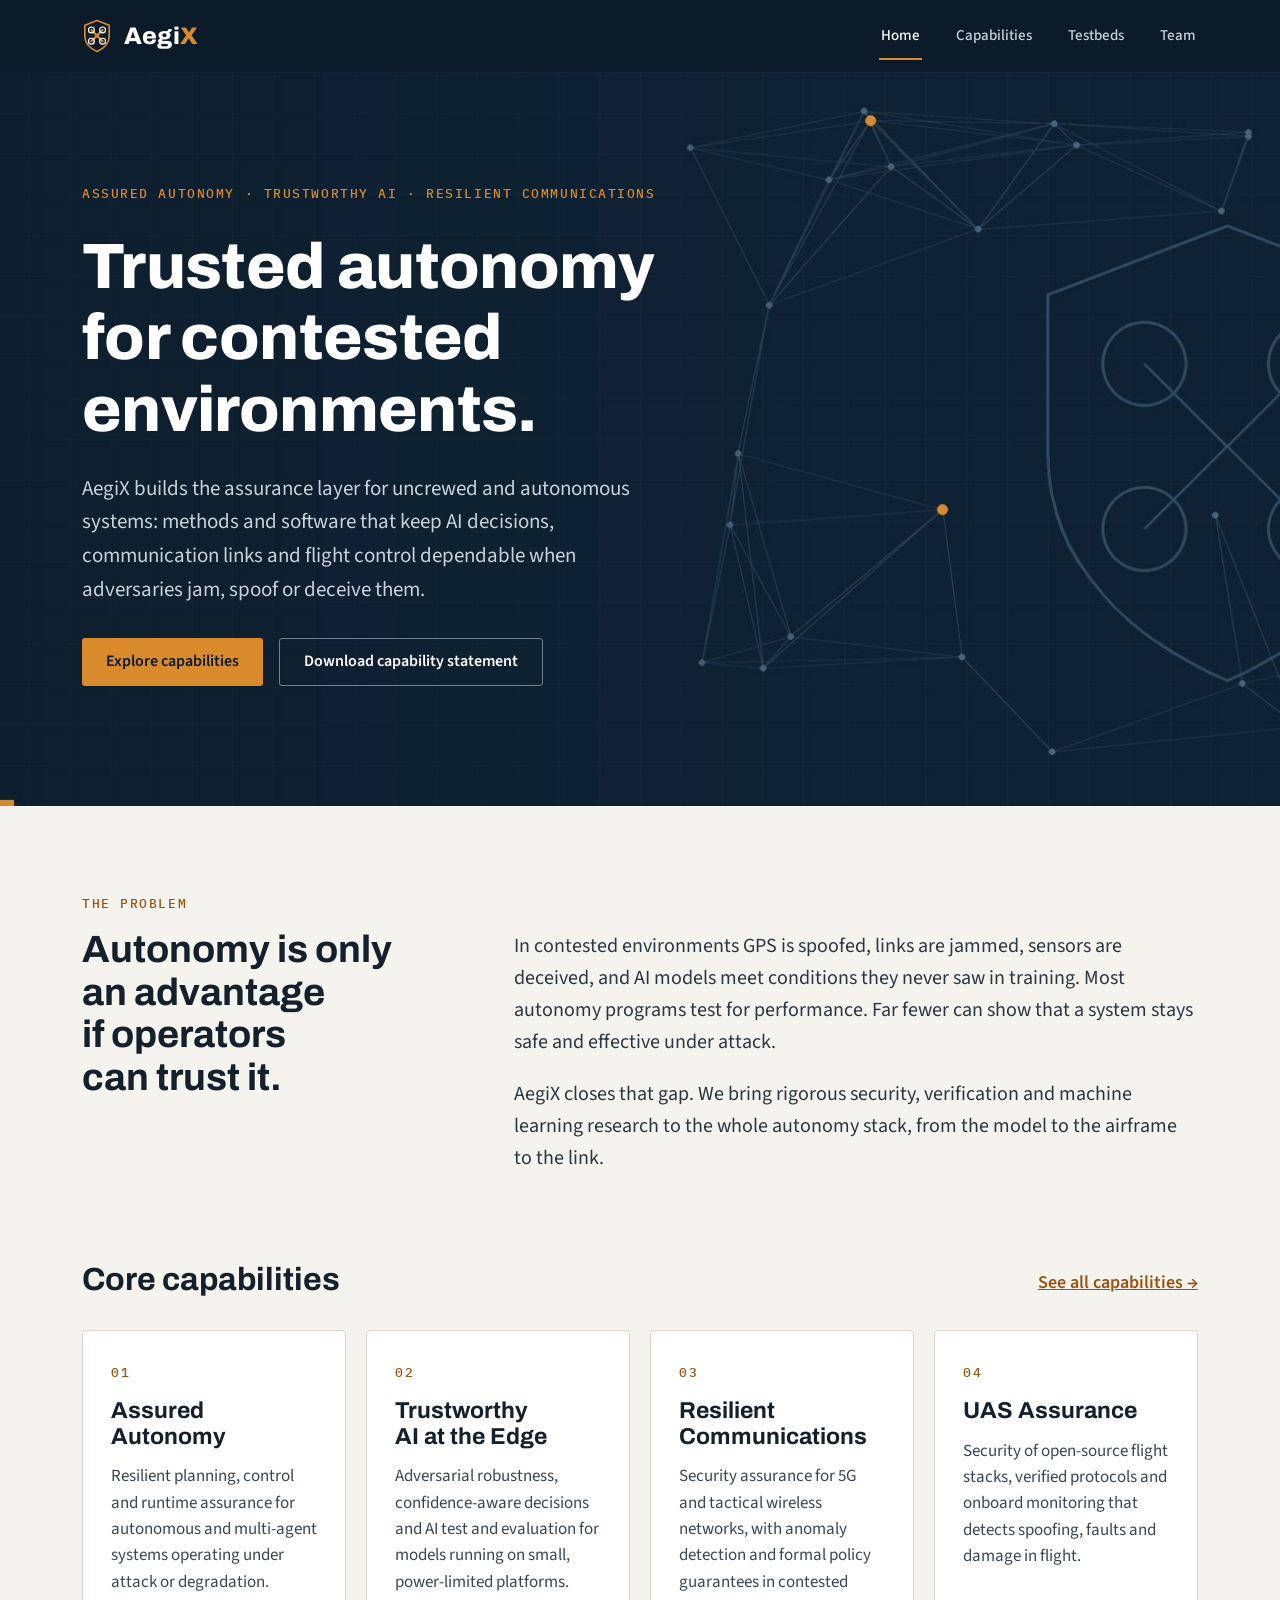
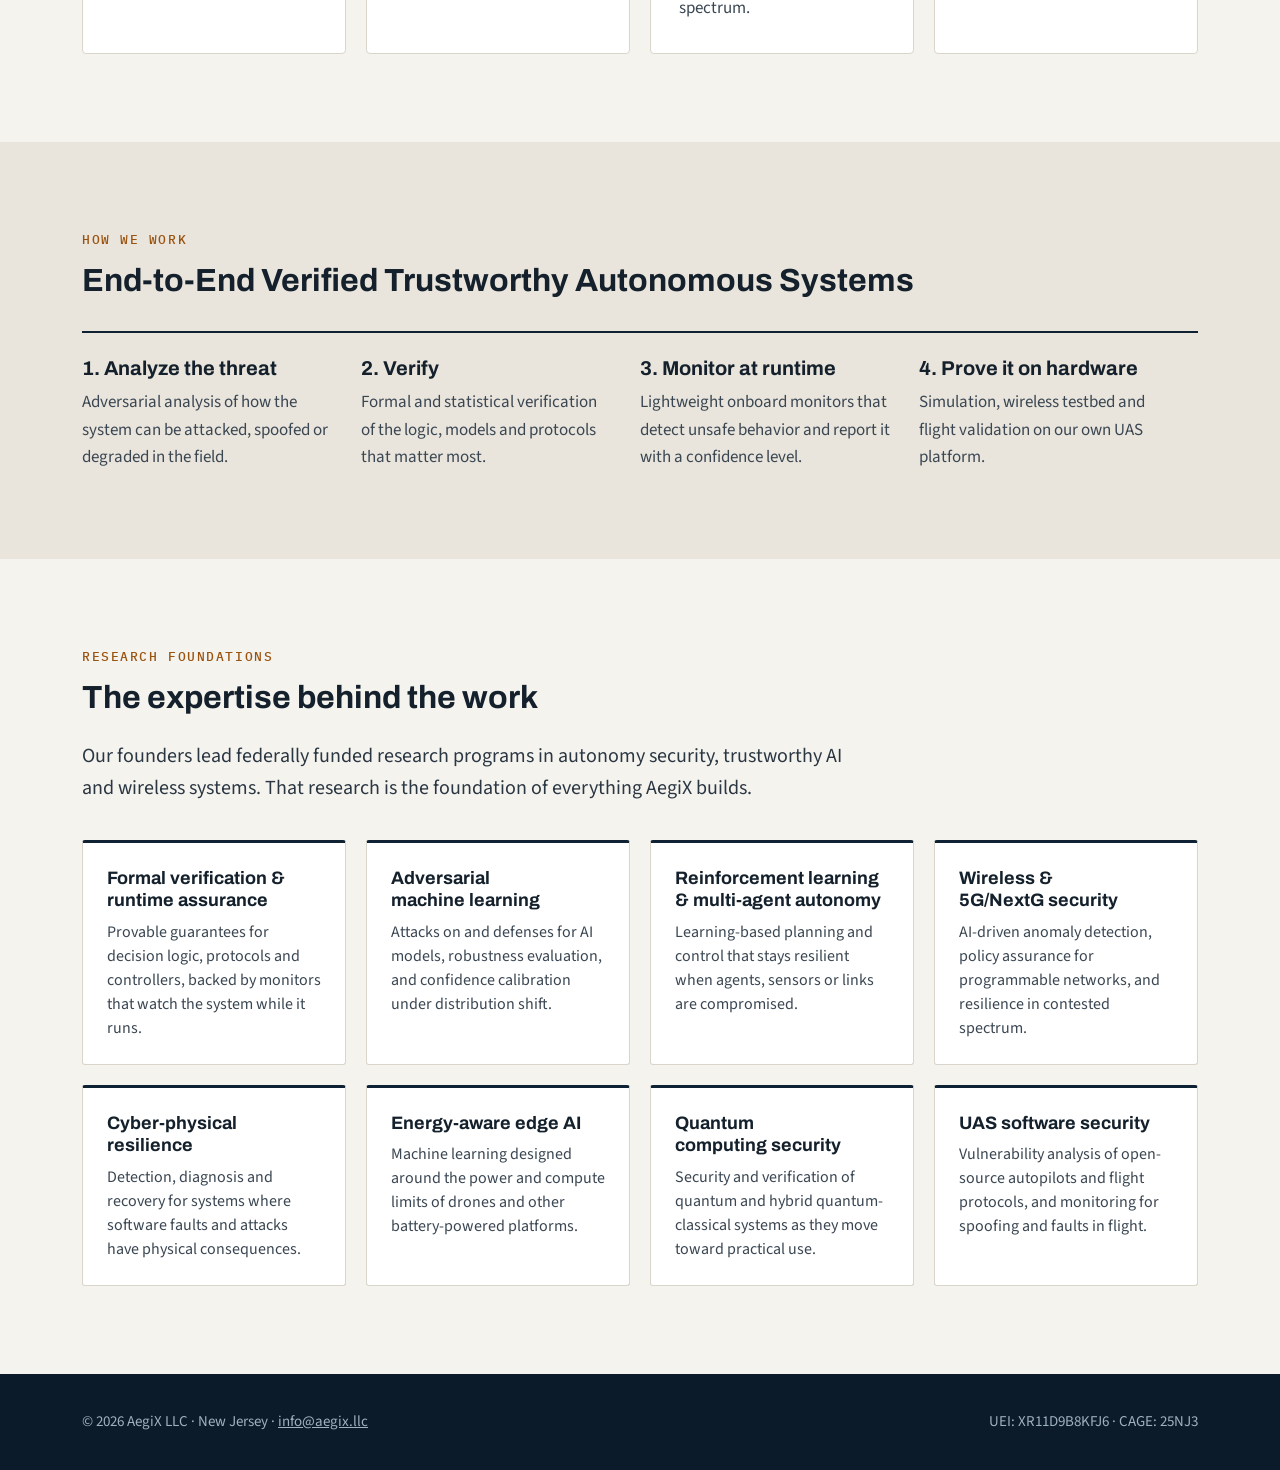
<file: index.html>
<!doctype html>
<html lang="en">
<head>
<meta charset="utf-8">
<meta name="viewport" content="width=device-width, initial-scale=1">
<title>AegiX LLC | Trusted autonomy for contested environments</title>
<meta name="description" content="AegiX builds the assurance layer for uncrewed and autonomous systems: assured autonomy, trustworthy AI at the edge, resilient communications and UAS assurance.">
<meta property="og:title" content="AegiX LLC | Trusted autonomy for contested environments">
<meta property="og:description" content="AegiX builds the assurance layer for uncrewed and autonomous systems: assured autonomy, trustworthy AI at the edge, resilient communications and UAS assurance.">
<link rel="icon" type="image/svg+xml" href="assets/favicon.svg"><link rel="icon" type="image/png" href="assets/favicon.png">
<link rel="preconnect" href="https://fonts.googleapis.com">
<link rel="preconnect" href="https://fonts.gstatic.com" crossorigin>
<link href="https://fonts.googleapis.com/css2?family=Archivo:wght@600;700;800&family=Source+Sans+3:wght@400;500;600&family=IBM+Plex+Mono:wght@500&display=swap" rel="stylesheet">
<link rel="stylesheet" href="assets/style.css">
</head>
<body>
<header class="site-header">
  <div class="wrap">
    <a class="brand" href="index.html"><svg width="30" height="34" viewBox="0 0 64 72" aria-hidden="true"><path d="M32 3 L58 13 V36 C58 52 46 63 32 69 C18 63 6 52 6 36 V13 Z" fill="none" stroke="#D98A2B" stroke-width="3.5" stroke-linejoin="round"/><path d="M20 23 L44 47 M44 23 L20 47" stroke="#D98A2B" stroke-width="4.5" stroke-linecap="round"/><g fill="none" stroke="#fff" stroke-width="2.6"><circle cx="20" cy="23" r="6.2"/><circle cx="44" cy="23" r="6.2"/><circle cx="20" cy="47" r="6.2"/><circle cx="44" cy="47" r="6.2"/></g><rect x="28" y="31" width="8" height="8" rx="1.5" fill="#D98A2B"/></svg><span>Aegi<b class="x">X</b></span></a>
    <input type="checkbox" id="nav-toggle" class="nav-toggle">
    <label for="nav-toggle" class="nav-btn" aria-label="Open menu"><span></span><span></span><span></span></label>
    <nav class="nav"><a href="index.html" class="on">Home</a><a href="capabilities.html">Capabilities</a><a href="testbeds.html">Testbeds</a><a href="team.html">Team</a></nav>
  </div>
</header>
<main>
<section class="hero" style="padding:0">
  <div class="wrap"><div class="hero-inner">
    <div class="eyebrow" style="color:#D98A2B">Assured autonomy &middot; Trustworthy AI &middot; Resilient communications</div>
    <h1>Trusted autonomy for contested environments.</h1>
    <p>AegiX builds the assurance layer for uncrewed and autonomous systems: methods and software that keep AI decisions, communication links and flight control dependable when adversaries jam, spoof or deceive them.</p>
    <div class="actions">
      <a class="btn btn-amber" href="capabilities.html">Explore capabilities</a>
      <a class="btn btn-ghost" href="assets/AegiX-Capability-Statement.pdf">Download capability statement</a>
    </div>
  </div></div>
</section>

<section style="padding-bottom:40px">
  <div class="wrap split">
    <div><div class="eyebrow">The problem</div><h2>Autonomy is only an advantage if operators can trust it.</h2></div>
    <div class="lead">
      <p>In contested environments GPS is spoofed, links are jammed, sensors are deceived, and AI models meet conditions they never saw in training. Most autonomy programs test for performance. Far fewer can show that a system stays safe and effective under attack.</p>
      <p>AegiX closes that gap. We bring rigorous security, verification and machine learning research to the whole autonomy stack, from the model to the airframe to the link.</p>
    </div>
  </div>
</section>

<section style="padding-top:48px">
  <div class="wrap">
    <div class="section-head"><h2>Core capabilities</h2><a href="capabilities.html" style="font-weight:600">See all capabilities &rarr;</a></div>
    <div class="grid4">
      <a class="tile" href="capabilities.html#autonomy"><span class="eyebrow">01</span><h3>Assured Autonomy</h3><p>Resilient planning, control and runtime assurance for autonomous and multi-agent systems operating under attack or degradation.</p></a>
      <a class="tile" href="capabilities.html#ai"><span class="eyebrow">02</span><h3>Trustworthy AI at the Edge</h3><p>Adversarial robustness, confidence-aware decisions and AI test and evaluation for models running on small, power-limited platforms.</p></a>
      <a class="tile" href="capabilities.html#comms"><span class="eyebrow">03</span><h3>Resilient Communications</h3><p>Security assurance for 5G and tactical wireless networks, with anomaly detection and formal policy guarantees in contested spectrum.</p></a>
      <a class="tile" href="capabilities.html#uas"><span class="eyebrow">04</span><h3>UAS Assurance</h3><p>Security of open-source flight stacks, verified protocols and onboard monitoring that detects spoofing, faults and damage in flight.</p></a>
    </div>
  </div>
</section>

<section class="sand">
  <div class="wrap">
    <div class="section-head"><div class="stack"><div class="eyebrow">How we work</div><h2>End-to-End Verified Trustworthy Autonomous Systems</h2></div></div>
    <div class="steps">
      <div><h3>1. Analyze the threat</h3><p>Adversarial analysis of how the system can be attacked, spoofed or degraded in the field.</p></div>
      <div><h3>2. Verify</h3><p>Formal and statistical verification of the logic, models and protocols that matter most.</p></div>
      <div><h3>3. Monitor at runtime</h3><p>Lightweight onboard monitors that detect unsafe behavior and report it with a confidence level.</p></div>
      <div><h3>4. Prove it on hardware</h3><p>Simulation, wireless testbed and flight validation on our own UAS platform.</p></div>
    </div>
  </div>
</section>

<section>
  <div class="wrap">
    <div class="section-head"><div class="stack"><div class="eyebrow">Research foundations</div><h2>The expertise behind the work</h2></div></div>
    <p class="field-lead" style="color:#2A3642">Our founders lead federally funded research programs in autonomy security, trustworthy AI and wireless systems. That research is the foundation of everything AegiX builds.</p>
    <div class="areas">
      <div><h3>Formal verification &amp; runtime assurance</h3><p>Provable guarantees for decision logic, protocols and controllers, backed by monitors that watch the system while it runs.</p></div>
      <div><h3>Adversarial machine learning</h3><p>Attacks on and defenses for AI models, robustness evaluation, and confidence calibration under distribution shift.</p></div>
      <div><h3>Reinforcement learning &amp; multi-agent autonomy</h3><p>Learning-based planning and control that stays resilient when agents, sensors or links are compromised.</p></div>
      <div><h3>Wireless &amp; 5G/NextG security</h3><p>AI-driven anomaly detection, policy assurance for programmable networks, and resilience in contested spectrum.</p></div>
      <div><h3>Cyber-physical resilience</h3><p>Detection, diagnosis and recovery for systems where software faults and attacks have physical consequences.</p></div>
      <div><h3>Energy-aware edge AI</h3><p>Machine learning designed around the power and compute limits of drones and other battery-powered platforms.</p></div>
      <div><h3>Quantum computing security</h3><p>Security and verification of quantum and hybrid quantum-classical systems as they move toward practical use.</p></div>
      <div><h3>UAS software security</h3><p>Vulnerability analysis of open-source autopilots and flight protocols, and monitoring for spoofing and faults in flight.</p></div>
    </div>
  </div>
</section>

</main>
<footer class="site-footer">
  <div class="wrap">
    <span>&copy; 2026 AegiX LLC &middot; New Jersey &middot; <a href="mailto:info@aegix.llc">info@aegix.llc</a></span>
    <span>UEI: XR11D9B8KFJ6 · CAGE: 25NJ3</span>
  </div>
</footer>
</body>
</html>
</file>
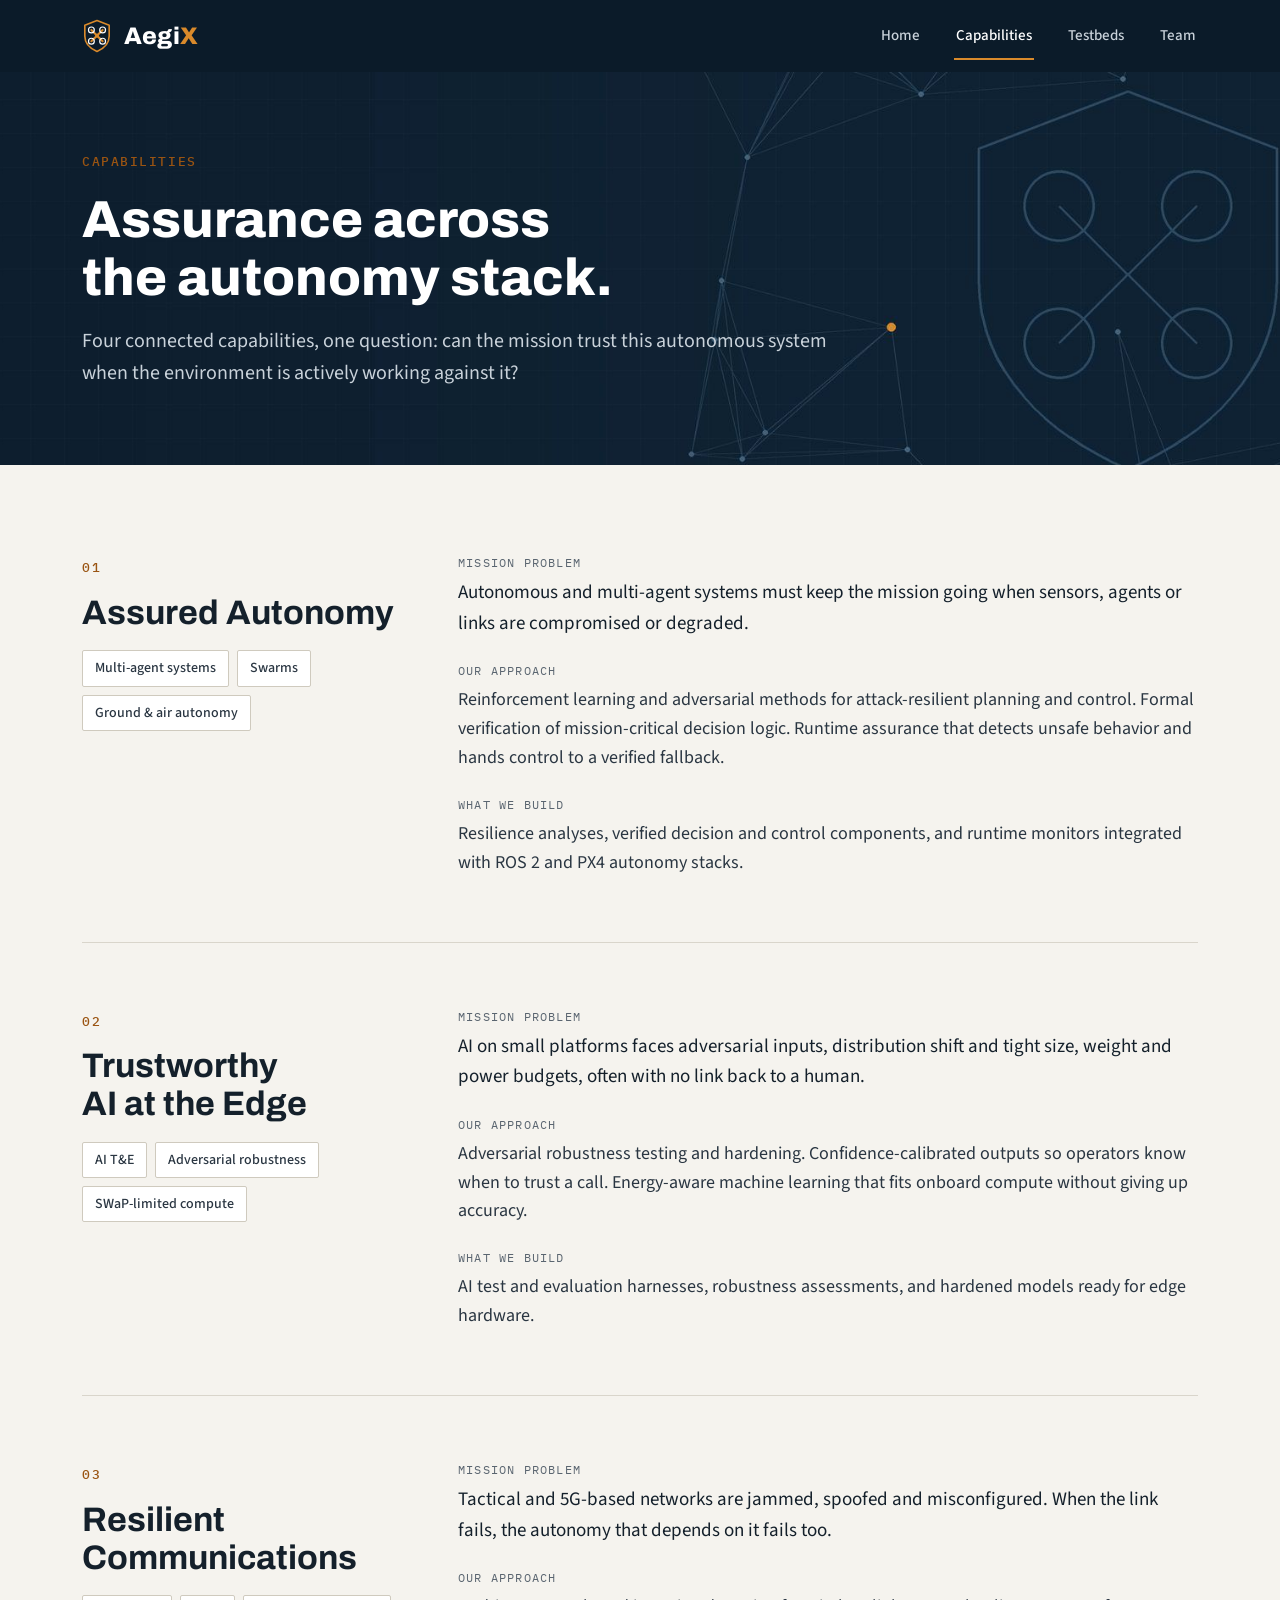
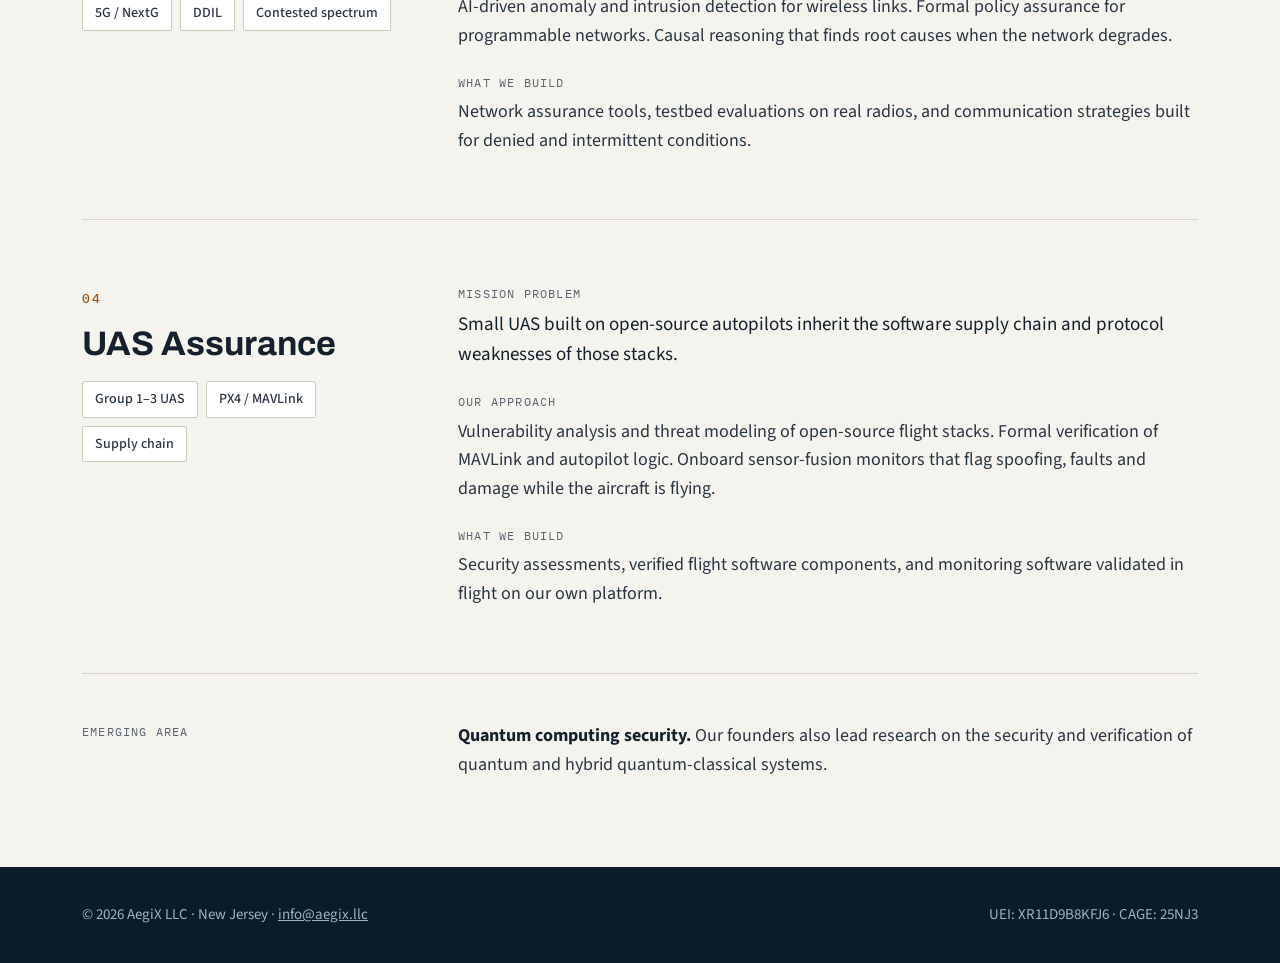
<file: capabilities.html>
<!doctype html>
<html lang="en">
<head>
<meta charset="utf-8">
<meta name="viewport" content="width=device-width, initial-scale=1">
<title>Capabilities | AegiX LLC</title>
<meta name="description" content="Assured autonomy, trustworthy AI at the edge, resilient communications and UAS assurance for contested environments.">
<meta property="og:title" content="Capabilities | AegiX LLC">
<meta property="og:description" content="Assured autonomy, trustworthy AI at the edge, resilient communications and UAS assurance for contested environments.">
<link rel="icon" type="image/svg+xml" href="assets/favicon.svg"><link rel="icon" type="image/png" href="assets/favicon.png">
<link rel="preconnect" href="https://fonts.googleapis.com">
<link rel="preconnect" href="https://fonts.gstatic.com" crossorigin>
<link href="https://fonts.googleapis.com/css2?family=Archivo:wght@600;700;800&family=Source+Sans+3:wght@400;500;600&family=IBM+Plex+Mono:wght@500&display=swap" rel="stylesheet">
<link rel="stylesheet" href="assets/style.css">
</head>
<body>
<header class="site-header">
  <div class="wrap">
    <a class="brand" href="index.html"><svg width="30" height="34" viewBox="0 0 64 72" aria-hidden="true"><path d="M32 3 L58 13 V36 C58 52 46 63 32 69 C18 63 6 52 6 36 V13 Z" fill="none" stroke="#D98A2B" stroke-width="3.5" stroke-linejoin="round"/><path d="M20 23 L44 47 M44 23 L20 47" stroke="#D98A2B" stroke-width="4.5" stroke-linecap="round"/><g fill="none" stroke="#fff" stroke-width="2.6"><circle cx="20" cy="23" r="6.2"/><circle cx="44" cy="23" r="6.2"/><circle cx="20" cy="47" r="6.2"/><circle cx="44" cy="47" r="6.2"/></g><rect x="28" y="31" width="8" height="8" rx="1.5" fill="#D98A2B"/></svg><span>Aegi<b class="x">X</b></span></a>
    <input type="checkbox" id="nav-toggle" class="nav-toggle">
    <label for="nav-toggle" class="nav-btn" aria-label="Open menu"><span></span><span></span><span></span></label>
    <nav class="nav"><a href="index.html">Home</a><a href="capabilities.html" class="on">Capabilities</a><a href="testbeds.html">Testbeds</a><a href="team.html">Team</a></nav>
  </div>
</header>
<main>
<section class="page-hero" style="padding:0"><div class="wrap">
  <div class="eyebrow">Capabilities</div>
  <h1>Assurance across the autonomy stack.</h1>
  <p>Four connected capabilities, one question: can the mission trust this autonomous system when the environment is actively working against it?</p>
</div></section>
<section><div class="wrap"><article class="cap" id="autonomy">
  <div><span class="eyebrow">01</span><h2>Assured Autonomy</h2><div class="tags"><span>Multi-agent systems</span><span>Swarms</span><span>Ground &amp; air autonomy</span></div></div>
  <dl>
    <div><dt>Mission problem</dt><dd class="first">Autonomous and multi-agent systems must keep the mission going when sensors, agents or links are compromised or degraded.</dd></div>
    <div><dt>Our approach</dt><dd>Reinforcement learning and adversarial methods for attack-resilient planning and control. Formal verification of mission-critical decision logic. Runtime assurance that detects unsafe behavior and hands control to a verified fallback.</dd></div>
    <div><dt>What we build</dt><dd>Resilience analyses, verified decision and control components, and runtime monitors integrated with ROS 2 and PX4 autonomy stacks.</dd></div>
  </dl>
</article><article class="cap" id="ai">
  <div><span class="eyebrow">02</span><h2>Trustworthy AI at the Edge</h2><div class="tags"><span>AI T&amp;E</span><span>Adversarial robustness</span><span>SWaP-limited compute</span></div></div>
  <dl>
    <div><dt>Mission problem</dt><dd class="first">AI on small platforms faces adversarial inputs, distribution shift and tight size, weight and power budgets, often with no link back to a human.</dd></div>
    <div><dt>Our approach</dt><dd>Adversarial robustness testing and hardening. Confidence-calibrated outputs so operators know when to trust a call. Energy-aware machine learning that fits onboard compute without giving up accuracy.</dd></div>
    <div><dt>What we build</dt><dd>AI test and evaluation harnesses, robustness assessments, and hardened models ready for edge hardware.</dd></div>
  </dl>
</article><article class="cap" id="comms">
  <div><span class="eyebrow">03</span><h2>Resilient Communications</h2><div class="tags"><span>5G / NextG</span><span>DDIL</span><span>Contested spectrum</span></div></div>
  <dl>
    <div><dt>Mission problem</dt><dd class="first">Tactical and 5G-based networks are jammed, spoofed and misconfigured. When the link fails, the autonomy that depends on it fails too.</dd></div>
    <div><dt>Our approach</dt><dd>AI-driven anomaly and intrusion detection for wireless links. Formal policy assurance for programmable networks. Causal reasoning that finds root causes when the network degrades.</dd></div>
    <div><dt>What we build</dt><dd>Network assurance tools, testbed evaluations on real radios, and communication strategies built for denied and intermittent conditions.</dd></div>
  </dl>
</article><article class="cap" id="uas">
  <div><span class="eyebrow">04</span><h2>UAS Assurance</h2><div class="tags"><span>Group 1&ndash;3 UAS</span><span>PX4 / MAVLink</span><span>Supply chain</span></div></div>
  <dl>
    <div><dt>Mission problem</dt><dd class="first">Small UAS built on open-source autopilots inherit the software supply chain and protocol weaknesses of those stacks.</dd></div>
    <div><dt>Our approach</dt><dd>Vulnerability analysis and threat modeling of open-source flight stacks. Formal verification of MAVLink and autopilot logic. Onboard sensor-fusion monitors that flag spoofing, faults and damage while the aircraft is flying.</dd></div>
    <div><dt>What we build</dt><dd>Security assessments, verified flight software components, and monitoring software validated in flight on our own platform.</dd></div>
  </dl>
</article><div class="emerging"><span class="label">Emerging area</span>
  <p style="font-size:18px;color:#2A3642"><strong style="color:#14202B">Quantum computing security.</strong> Our founders also lead research on the security and verification of quantum and hybrid quantum-classical systems.</p></div>
</div></section>

</main>
<footer class="site-footer">
  <div class="wrap">
    <span>&copy; 2026 AegiX LLC &middot; New Jersey &middot; <a href="mailto:info@aegix.llc">info@aegix.llc</a></span>
    <span>UEI: XR11D9B8KFJ6 · CAGE: 25NJ3</span>
  </div>
</footer>
</body>
</html>
</file>
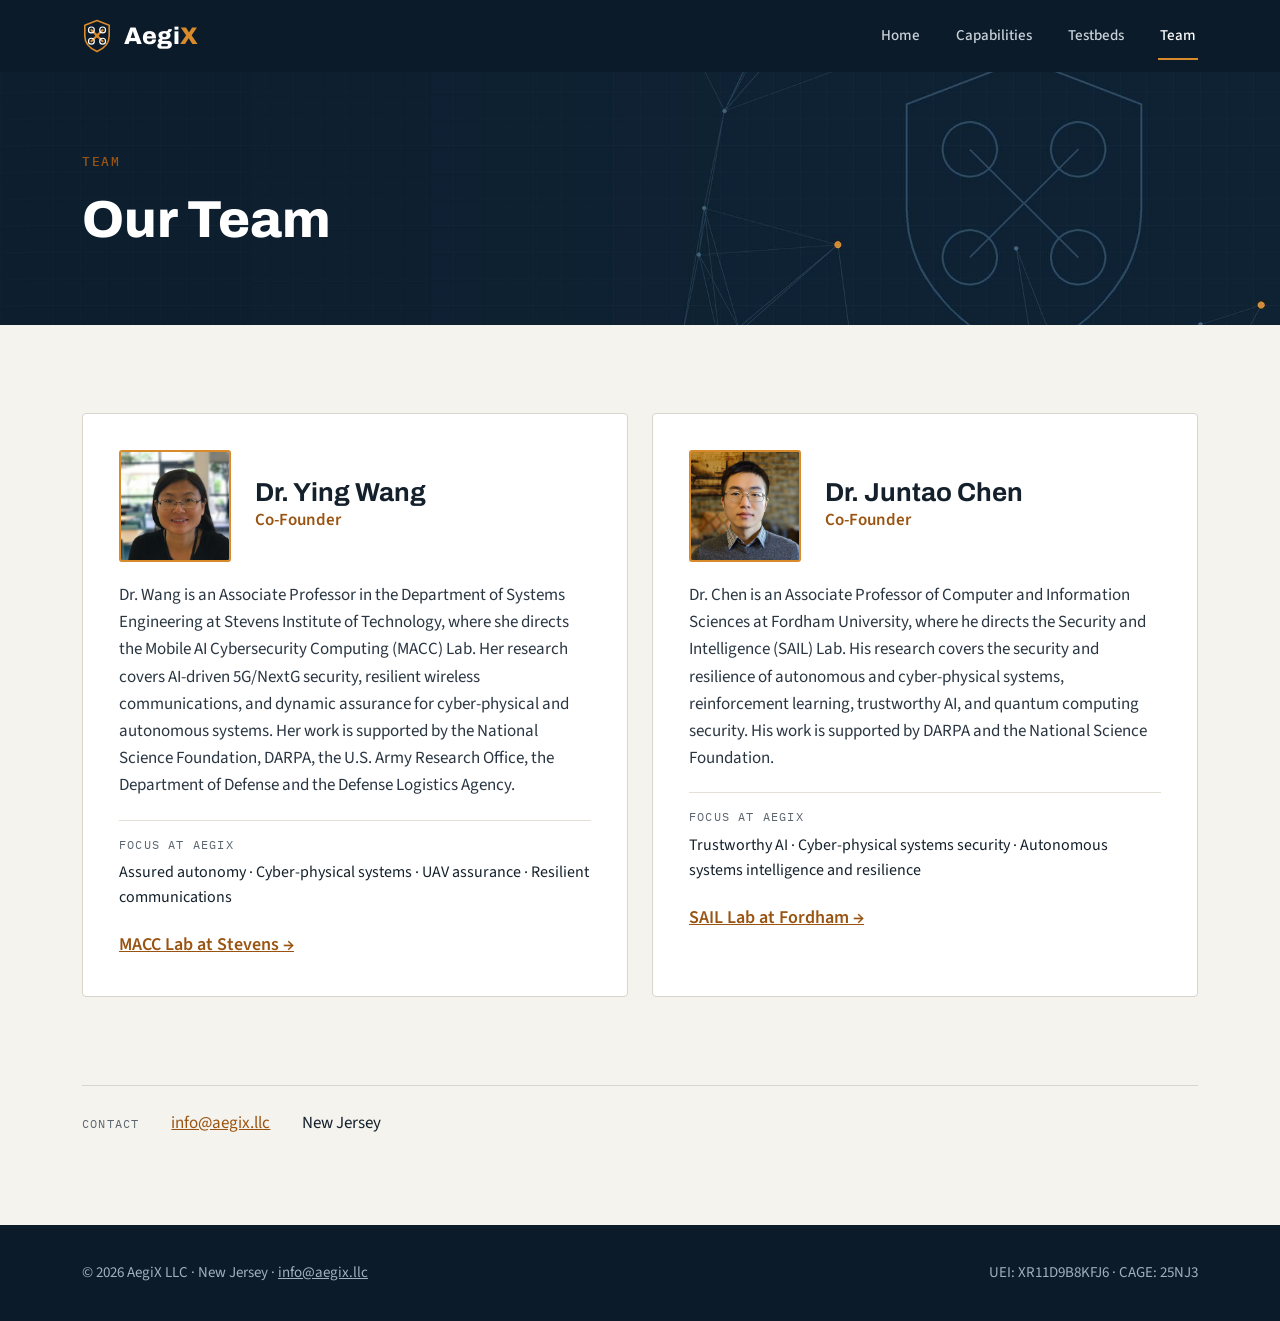
<file: team.html>
<!doctype html>
<html lang="en">
<head>
<meta charset="utf-8">
<meta name="viewport" content="width=device-width, initial-scale=1">
<title>Team | AegiX LLC</title>
<meta name="description" content="AegiX is led by Dr. Ying Wang (Stevens) and Dr. Juntao Chen (Fordham), researchers in resilient wireless systems, autonomy security and trustworthy AI.">
<meta property="og:title" content="Team | AegiX LLC">
<meta property="og:description" content="AegiX is led by Dr. Ying Wang (Stevens) and Dr. Juntao Chen (Fordham), researchers in resilient wireless systems, autonomy security and trustworthy AI.">
<link rel="icon" type="image/svg+xml" href="assets/favicon.svg"><link rel="icon" type="image/png" href="assets/favicon.png">
<link rel="preconnect" href="https://fonts.googleapis.com">
<link rel="preconnect" href="https://fonts.gstatic.com" crossorigin>
<link href="https://fonts.googleapis.com/css2?family=Archivo:wght@600;700;800&family=Source+Sans+3:wght@400;500;600&family=IBM+Plex+Mono:wght@500&display=swap" rel="stylesheet">
<link rel="stylesheet" href="assets/style.css">
</head>
<body>
<header class="site-header">
  <div class="wrap">
    <a class="brand" href="index.html"><svg width="30" height="34" viewBox="0 0 64 72" aria-hidden="true"><path d="M32 3 L58 13 V36 C58 52 46 63 32 69 C18 63 6 52 6 36 V13 Z" fill="none" stroke="#D98A2B" stroke-width="3.5" stroke-linejoin="round"/><path d="M20 23 L44 47 M44 23 L20 47" stroke="#D98A2B" stroke-width="4.5" stroke-linecap="round"/><g fill="none" stroke="#fff" stroke-width="2.6"><circle cx="20" cy="23" r="6.2"/><circle cx="44" cy="23" r="6.2"/><circle cx="20" cy="47" r="6.2"/><circle cx="44" cy="47" r="6.2"/></g><rect x="28" y="31" width="8" height="8" rx="1.5" fill="#D98A2B"/></svg><span>Aegi<b class="x">X</b></span></a>
    <input type="checkbox" id="nav-toggle" class="nav-toggle">
    <label for="nav-toggle" class="nav-btn" aria-label="Open menu"><span></span><span></span><span></span></label>
    <nav class="nav"><a href="index.html">Home</a><a href="capabilities.html">Capabilities</a><a href="testbeds.html">Testbeds</a><a href="team.html" class="on">Team</a></nav>
  </div>
</header>
<main>
<section class="page-hero" style="padding:0"><div class="wrap">
  <div class="eyebrow">Team</div>
  <h1>Our Team</h1>
</div></section>
<section><div class="wrap">
  <div class="grid2">
    <article class="person">
      <div class="top"><div class="avatar" style="border:2px solid #D98A2B"><img src="[data-uri]" alt="Dr. Ying Wang"></div><div><h3>Dr. Ying Wang</h3><div class="role">Co-Founder</div></div></div>
      <p>Dr. Wang is an Associate Professor in the Department of Systems Engineering at Stevens Institute of Technology, where she directs the Mobile AI Cybersecurity Computing (MACC) Lab. Her research covers AI-driven 5G/NextG security, resilient wireless communications, and dynamic assurance for cyber-physical and autonomous systems. Her work is supported by the National Science Foundation, DARPA, the U.S. Army Research Office, the Department of Defense and the Defense Logistics Agency.</p>
      <div class="focus"><span class="label">Focus at AegiX</span><span>Assured autonomy &middot; Cyber-physical systems &middot; UAV assurance &middot; Resilient communications</span></div>
      <a href="https://sites.google.com/stevens.edu/macclab/home" style="font-weight:600">MACC Lab at Stevens &rarr;</a>
    </article>
    <article class="person">
      <div class="top"><div class="avatar" style="border:2px solid #D98A2B"><img src="[data-uri]" alt="Dr. Juntao Chen"></div><div><h3>Dr. Juntao Chen</h3><div class="role">Co-Founder</div></div></div>
      <p>Dr. Chen is an Associate Professor of Computer and Information Sciences at Fordham University, where he directs the Security and Intelligence (SAIL) Lab. His research covers the security and resilience of autonomous and cyber-physical systems, reinforcement learning, trustworthy AI, and quantum computing security. His work is supported by DARPA and the National Science Foundation.</p>
      <div class="focus"><span class="label">Focus at AegiX</span><span>Trustworthy AI &middot; Cyber-physical systems security &middot; Autonomous systems intelligence and resilience</span></div>
      <a href="https://juntaochen1.github.io/" style="font-weight:600">SAIL Lab at Fordham &rarr;</a>
    </article>
  </div>
</div></section>
<div class="cta-wrap" id="contact"><div class="wrap"><div class="contact-line">
  <span class="label">Contact</span>
  <span><a href="mailto:info@aegix.llc">info@aegix.llc</a></span>
  <span>New Jersey</span>
</div></div></div>

</main>
<footer class="site-footer">
  <div class="wrap">
    <span>&copy; 2026 AegiX LLC &middot; New Jersey &middot; <a href="mailto:info@aegix.llc">info@aegix.llc</a></span>
    <span>UEI: XR11D9B8KFJ6 · CAGE: 25NJ3</span>
  </div>
</footer>
</body>
</html>
</file>
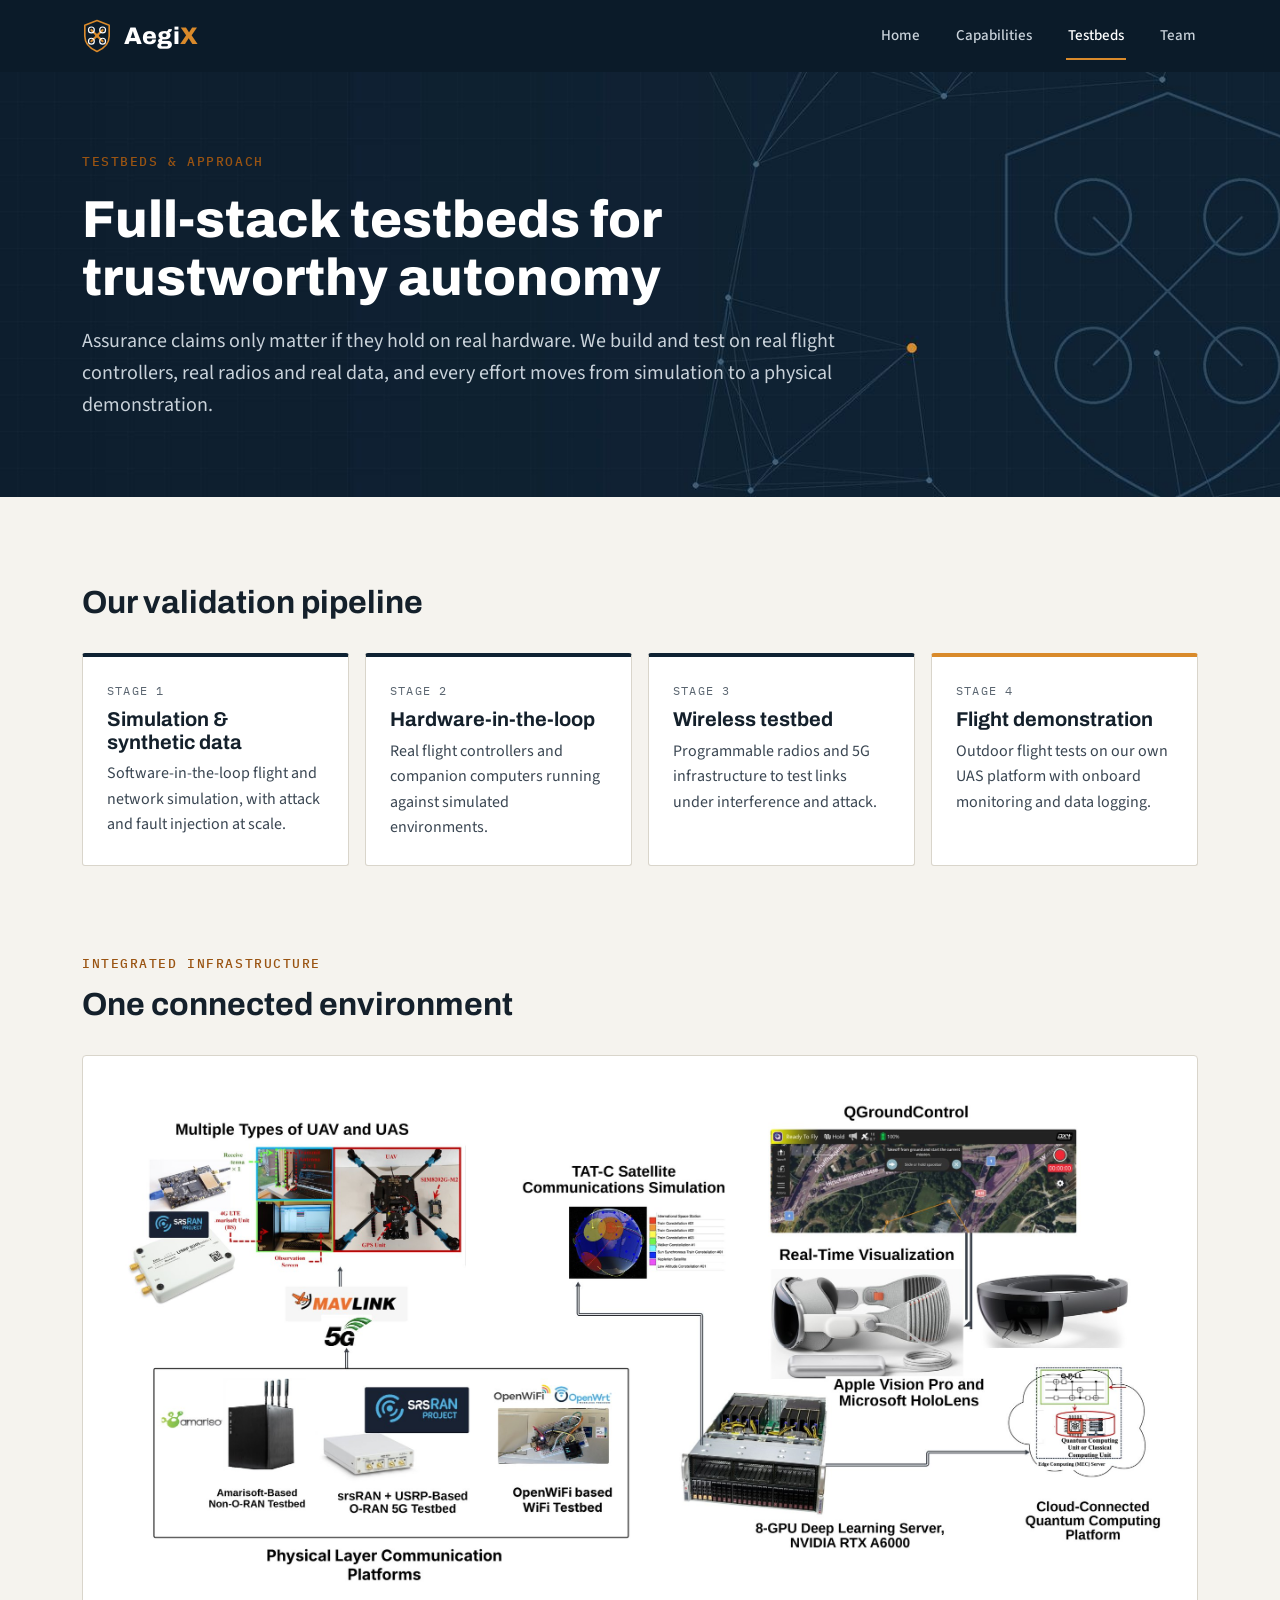
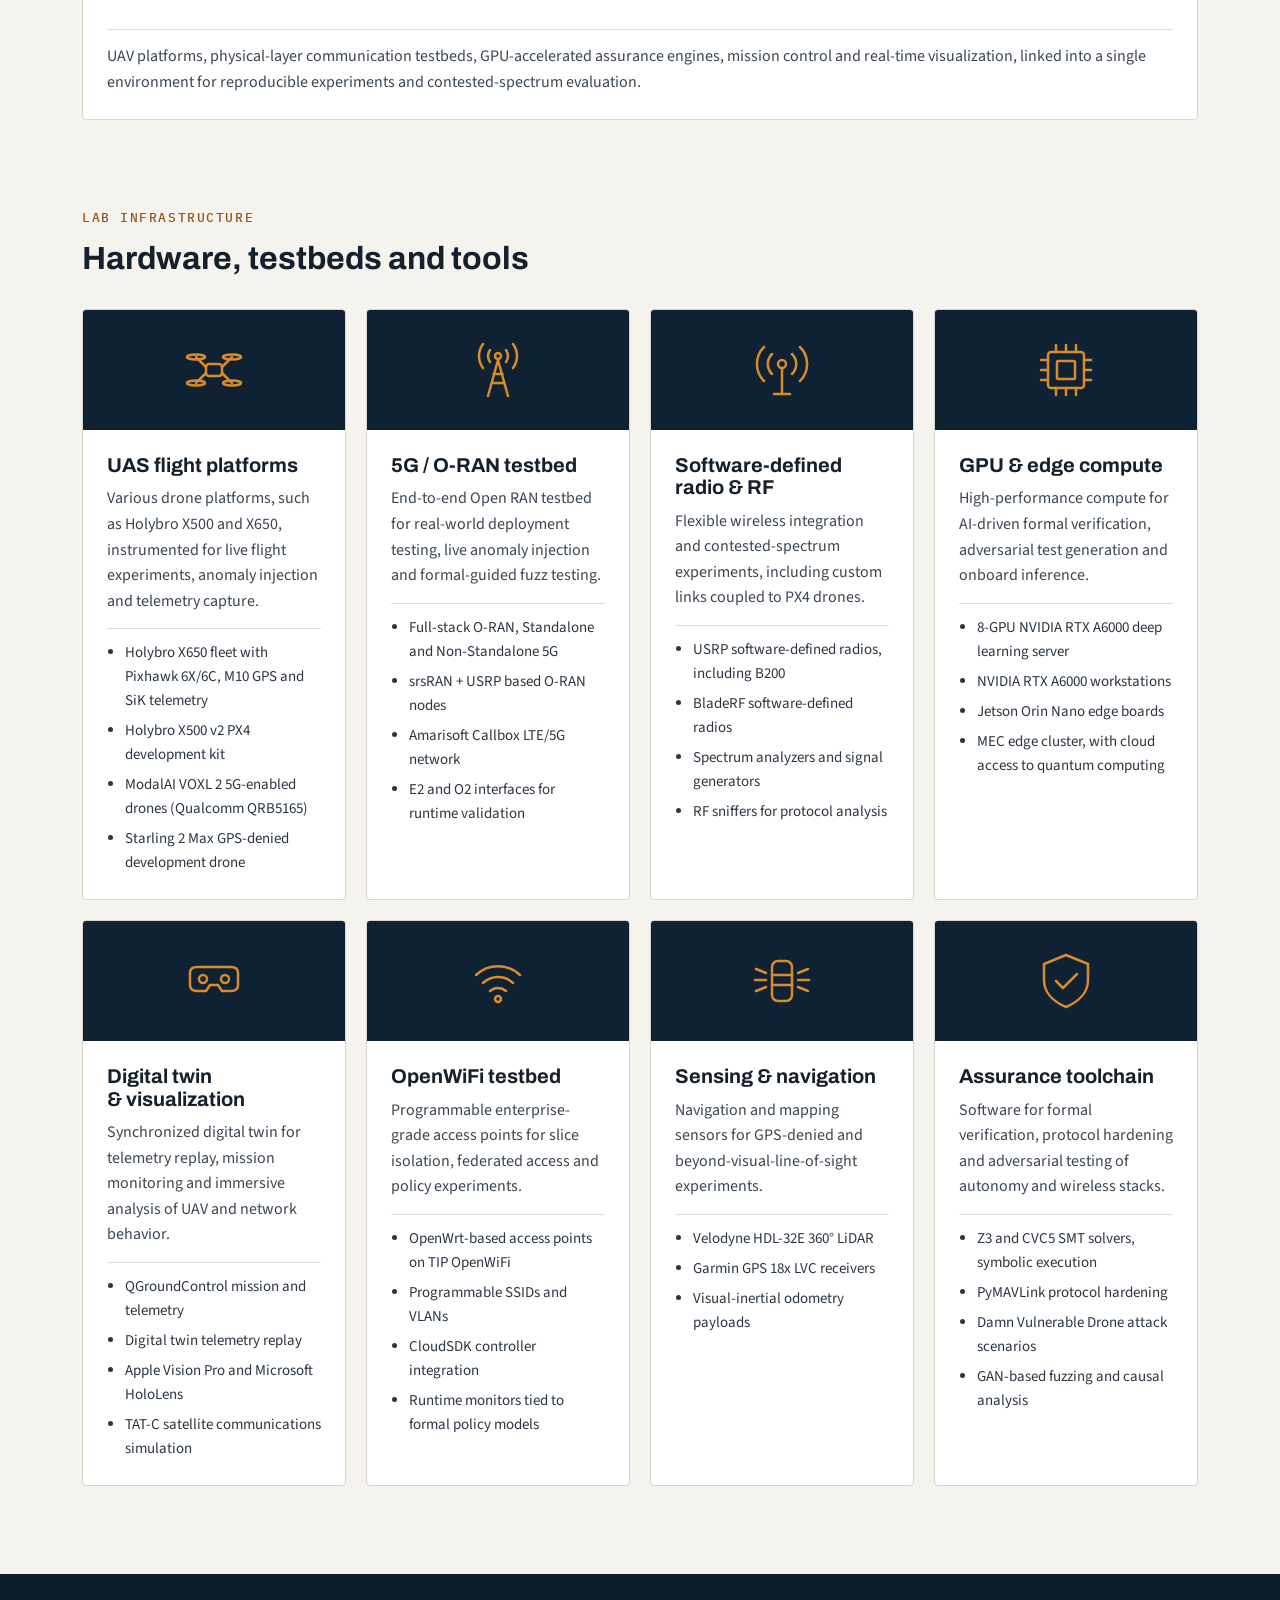
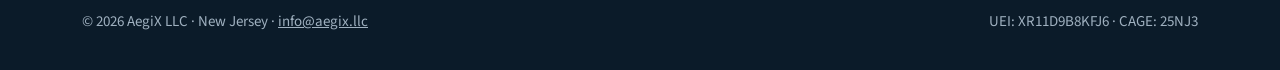
<file: testbeds.html>
<!doctype html>
<html lang="en">
<head>
<meta charset="utf-8">
<meta name="viewport" content="width=device-width, initial-scale=1">
<title>Testbeds & Approach | AegiX LLC</title>
<meta name="description" content="AegiX validates assurance methods from simulation to hardware-in-the-loop, wireless testbed and flight demonstration.">
<meta property="og:title" content="Testbeds & Approach | AegiX LLC">
<meta property="og:description" content="AegiX validates assurance methods from simulation to hardware-in-the-loop, wireless testbed and flight demonstration.">
<link rel="icon" type="image/svg+xml" href="assets/favicon.svg"><link rel="icon" type="image/png" href="assets/favicon.png">
<link rel="preconnect" href="https://fonts.googleapis.com">
<link rel="preconnect" href="https://fonts.gstatic.com" crossorigin>
<link href="https://fonts.googleapis.com/css2?family=Archivo:wght@600;700;800&family=Source+Sans+3:wght@400;500;600&family=IBM+Plex+Mono:wght@500&display=swap" rel="stylesheet">
<link rel="stylesheet" href="assets/style.css">
</head>
<body>
<header class="site-header">
  <div class="wrap">
    <a class="brand" href="index.html"><svg width="30" height="34" viewBox="0 0 64 72" aria-hidden="true"><path d="M32 3 L58 13 V36 C58 52 46 63 32 69 C18 63 6 52 6 36 V13 Z" fill="none" stroke="#D98A2B" stroke-width="3.5" stroke-linejoin="round"/><path d="M20 23 L44 47 M44 23 L20 47" stroke="#D98A2B" stroke-width="4.5" stroke-linecap="round"/><g fill="none" stroke="#fff" stroke-width="2.6"><circle cx="20" cy="23" r="6.2"/><circle cx="44" cy="23" r="6.2"/><circle cx="20" cy="47" r="6.2"/><circle cx="44" cy="47" r="6.2"/></g><rect x="28" y="31" width="8" height="8" rx="1.5" fill="#D98A2B"/></svg><span>Aegi<b class="x">X</b></span></a>
    <input type="checkbox" id="nav-toggle" class="nav-toggle">
    <label for="nav-toggle" class="nav-btn" aria-label="Open menu"><span></span><span></span><span></span></label>
    <nav class="nav"><a href="index.html">Home</a><a href="capabilities.html">Capabilities</a><a href="testbeds.html" class="on">Testbeds</a><a href="team.html">Team</a></nav>
  </div>
</header>
<main>
<section class="page-hero" style="padding:0"><div class="wrap">
  <div class="eyebrow">Testbeds &amp; approach</div>
  <h1>Full-stack testbeds for trustworthy autonomy</h1>
  <p>Assurance claims only matter if they hold on real hardware. We build and test on real flight controllers, real radios and real data, and every effort moves from simulation to a physical demonstration.</p>
</div></section>
<section style="padding-bottom:40px"><div class="wrap">
  <div class="section-head"><h2>Our validation pipeline</h2></div>
  <div class="pipe">
    <div><span class="label">Stage 1</span><h3>Simulation &amp; synthetic data</h3><p>Software-in-the-loop flight and network simulation, with attack and fault injection at scale.</p></div>
    <div><span class="label">Stage 2</span><h3>Hardware-in-the-loop</h3><p>Real flight controllers and companion computers running against simulated environments.</p></div>
    <div><span class="label">Stage 3</span><h3>Wireless testbed</h3><p>Programmable radios and 5G infrastructure to test links under interference and attack.</p></div>
    <div><span class="label">Stage 4</span><h3>Flight demonstration</h3><p>Outdoor flight tests on our own UAS platform with onboard monitoring and data logging.</p></div>
  </div>
</div></section>
<section style="padding-top:48px;padding-bottom:40px"><div class="wrap">
  <div class="section-head"><div class="stack"><div class="eyebrow">Integrated infrastructure</div><h2>One connected environment</h2></div></div>
  <figure class="facility">
    <a href="assets/facility.jpg"><img src="assets/facility.jpg" alt="Integrated lab infrastructure: UAV and UAS platforms linked over MAVLink and 5G to Amarisoft, srsRAN plus USRP O-RAN and OpenWiFi testbeds, an 8-GPU NVIDIA RTX A6000 server, QGroundControl, TAT-C satellite communications simulation, Apple Vision Pro and Microsoft HoloLens visualization, and a cloud-connected quantum computing platform." loading="lazy"></a>
    <figcaption>UAV platforms, physical-layer communication testbeds, GPU-accelerated assurance engines, mission control and real-time visualization, linked into a single environment for reproducible experiments and contested-spectrum evaluation.</figcaption>
  </figure>
</div></section>
<section style="padding-top:48px"><div class="wrap">
  <div class="section-head"><div class="stack"><div class="eyebrow">Lab infrastructure</div><h2>Hardware, testbeds and tools</h2></div></div>
  <div class="grid3"><div class="asset"><div class="art"><svg viewBox="0 0 64 64" fill="none" stroke="#D98A2B" stroke-width="2.5" stroke-linecap="round"><rect x="24" y="26" width="16" height="12" rx="3"/><path d="M24 29 L14 19 M40 29 L50 19 M24 35 L14 45 M40 35 L50 45"/><ellipse cx="14" cy="19" rx="9" ry="2.5"/><ellipse cx="50" cy="19" rx="9" ry="2.5"/><ellipse cx="14" cy="45" rx="9" ry="2.5"/><ellipse cx="50" cy="45" rx="9" ry="2.5"/></svg></div><div class="body"><h3>UAS flight platforms</h3><p>Various drone platforms, such as Holybro X500 and X650, instrumented for live flight experiments, anomaly injection and telemetry capture.</p><ul><li>Holybro X650 fleet with Pixhawk 6X/6C, M10 GPS and SiK telemetry</li><li>Holybro X500 v2 PX4 development kit</li><li>ModalAI VOXL 2 5G-enabled drones (Qualcomm QRB5165)</li><li>Starling 2 Max GPS-denied development drone</li></ul></div></div><div class="asset"><div class="art"><svg viewBox="0 0 64 64" fill="none" stroke="#D98A2B" stroke-width="2.5" stroke-linecap="round" stroke-linejoin="round"><path d="M32 22 L22 58 M32 22 L42 58 M25.5 45 H38.5 M27.5 36 H36.5"/><circle cx="32" cy="18" r="3"/><path d="M24 12 A11 11 0 0 0 24 24 M40 12 A11 11 0 0 1 40 24 M17 6 A20 20 0 0 0 17 30 M47 6 A20 20 0 0 1 47 30"/></svg></div><div class="body"><h3>5G / O-RAN testbed</h3><p>End-to-end Open RAN testbed for real-world deployment testing, live anomaly injection and formal-guided fuzz testing.</p><ul><li>Full-stack O-RAN, Standalone and Non-Standalone 5G</li><li>srsRAN + USRP based O-RAN nodes</li><li>Amarisoft Callbox LTE/5G network</li><li>E2 and O2 interfaces for runtime validation</li></ul></div></div><div class="asset"><div class="art"><svg viewBox="0 0 64 64" fill="none" stroke="#D98A2B" stroke-width="2.5" stroke-linecap="round"><path d="M32 30 V56 M24 56 H40"/><circle cx="32" cy="26" r="4"/><path d="M22 16 A14 14 0 0 0 22 36 M42 16 A14 14 0 0 1 42 36 M14 9 A24 24 0 0 0 14 43 M50 9 A24 24 0 0 1 50 43"/></svg></div><div class="body"><h3>Software-defined radio &amp; RF</h3><p>Flexible wireless integration and contested-spectrum experiments, including custom links coupled to PX4 drones.</p><ul><li>USRP software-defined radios, including B200</li><li>BladeRF software-defined radios</li><li>Spectrum analyzers and signal generators</li><li>RF sniffers for protocol analysis</li></ul></div></div><div class="asset"><div class="art"><svg viewBox="0 0 64 64" fill="none" stroke="#D98A2B" stroke-width="2.5" stroke-linecap="round"><rect x="14" y="14" width="36" height="36" rx="3"/><rect x="23" y="23" width="18" height="18" rx="1"/><path d="M22 14 V7 M32 14 V7 M42 14 V7 M22 57 V50 M32 57 V50 M42 57 V50 M14 22 H7 M14 32 H7 M14 42 H7 M57 22 H50 M57 32 H50 M57 42 H50"/></svg></div><div class="body"><h3>GPU &amp; edge compute</h3><p>High-performance compute for AI-driven formal verification, adversarial test generation and onboard inference.</p><ul><li>8-GPU NVIDIA RTX A6000 deep learning server</li><li>NVIDIA RTX A6000 workstations</li><li>Jetson Orin Nano edge boards</li><li>MEC edge cluster, with cloud access to quantum computing</li></ul></div></div><div class="asset"><div class="art"><svg viewBox="0 0 64 64" fill="none" stroke="#D98A2B" stroke-width="2.5" stroke-linecap="round" stroke-linejoin="round"><path d="M8 24 C8 20 11 18 15 18 H49 C53 18 56 20 56 24 V36 C56 40 53 42 49 42 H40 L36 36 H28 L24 42 H15 C11 42 8 40 8 36 Z"/><circle cx="21" cy="30" r="4"/><circle cx="43" cy="30" r="4"/></svg></div><div class="body"><h3>Digital twin &amp; visualization</h3><p>Synchronized digital twin for telemetry replay, mission monitoring and immersive analysis of UAV and network behavior.</p><ul><li>QGroundControl mission and telemetry</li><li>Digital twin telemetry replay</li><li>Apple Vision Pro and Microsoft HoloLens</li><li>TAT-C satellite communications simulation</li></ul></div></div><div class="asset"><div class="art"><svg viewBox="0 0 64 64" fill="none" stroke="#D98A2B" stroke-width="2.5" stroke-linecap="round"><path d="M10 26 A32 32 0 0 1 54 26 M17 34 A22 22 0 0 1 47 34 M24 42 A12 12 0 0 1 40 42"/><circle cx="32" cy="50" r="3"/></svg></div><div class="body"><h3>OpenWiFi testbed</h3><p>Programmable enterprise-grade access points for slice isolation, federated access and policy experiments.</p><ul><li>OpenWrt-based access points on TIP OpenWiFi</li><li>Programmable SSIDs and VLANs</li><li>CloudSDK controller integration</li><li>Runtime monitors tied to formal policy models</li></ul></div></div><div class="asset"><div class="art"><svg viewBox="0 0 64 64" fill="none" stroke="#D98A2B" stroke-width="2.5" stroke-linecap="round" stroke-linejoin="round"><rect x="22" y="12" width="20" height="40" rx="6"/><path d="M22 26 H42 M22 36 H42"/><path d="M48 24 L58 20 M48 31 H59 M48 38 L58 42 M16 24 L6 20 M16 31 H5 M16 38 L6 42"/></svg></div><div class="body"><h3>Sensing &amp; navigation</h3><p>Navigation and mapping sensors for GPS-denied and beyond-visual-line-of-sight experiments.</p><ul><li>Velodyne HDL-32E 360&deg; LiDAR</li><li>Garmin GPS 18x LVC receivers</li><li>Visual-inertial odometry payloads</li></ul></div></div><div class="asset"><div class="art"><svg viewBox="0 0 64 64" fill="none" stroke="#D98A2B" stroke-width="2.5" stroke-linecap="round" stroke-linejoin="round"><path d="M32 6 L54 15 V31 C54 44 44 53 32 58 C20 53 10 44 10 31 V15 Z"/><path d="M22 32 L29 39 L43 25"/></svg></div><div class="body"><h3>Assurance toolchain</h3><p>Software for formal verification, protocol hardening and adversarial testing of autonomy and wireless stacks.</p><ul><li>Z3 and CVC5 SMT solvers, symbolic execution</li><li>PyMAVLink protocol hardening</li><li>Damn Vulnerable Drone attack scenarios</li><li>GAN-based fuzzing and causal analysis</li></ul></div></div></div></div></section>

</main>
<footer class="site-footer">
  <div class="wrap">
    <span>&copy; 2026 AegiX LLC &middot; New Jersey &middot; <a href="mailto:info@aegix.llc">info@aegix.llc</a></span>
    <span>UEI: XR11D9B8KFJ6 · CAGE: 25NJ3</span>
  </div>
</footer>
</body>
</html>
</file>
<file: assets/style.css>
/* AegiX LLC site styles */
:root{
  --navy:#0F2233; --deep:#0B1B29; --ink:#14202B; --body:#2A3642; --muted:#4A5561;
  --ground:#F5F3EE; --sand:#E9E5DC; --line:#D9D5CB; --white:#fff;
  --amber:#D98A2B; --amber-ink:#9A5412; --mist:#C9D2DA;
  --display:'Archivo',system-ui,sans-serif; --sans:'Source Sans 3',system-ui,sans-serif; --mono:'IBM Plex Mono',ui-monospace,monospace;
  --wrap:1180px;
}
*{box-sizing:border-box}
html{scroll-behavior:smooth}
body{margin:0;background:var(--ground);color:var(--ink);font-family:var(--sans);font-size:18px;line-height:1.6;-webkit-font-smoothing:antialiased}
img{max-width:100%;display:block}
a{color:var(--amber-ink)} a:hover{color:#7A420C}
h1,h2,h3{font-family:var(--display);line-height:1.12;margin:0;color:var(--ink);text-wrap:balance}
p{margin:0}
.wrap{max-width:var(--wrap);margin:0 auto;padding:0 32px}
.eyebrow{font-family:var(--mono);font-size:13px;letter-spacing:.12em;text-transform:uppercase;color:var(--amber-ink);font-weight:500}
.dark .eyebrow{color:var(--amber)}
.btn{display:inline-flex;align-items:center;justify-content:center;min-height:48px;padding:0 24px;border-radius:3px;font-weight:600;font-size:16px;text-decoration:none;transition:filter .15s,background .15s}
.btn-amber{background:var(--amber);color:var(--deep)} .btn-amber:hover{filter:brightness(1.08);color:var(--deep)}
.btn-ghost{border:1.5px solid #6D8193;color:#fff} .btn-ghost:hover{background:rgba(255,255,255,.08);color:#fff}
.btn-navy{background:var(--navy);color:#fff} .btn-navy:hover{background:#1A3550;color:#fff}

/* Header */
.site-header{background:var(--deep);position:sticky;top:0;z-index:20}
.site-header .wrap{display:flex;align-items:center;justify-content:space-between;height:72px}
.brand{display:flex;align-items:center;gap:12px;text-decoration:none}
.brand span{font-family:var(--display);font-weight:800;font-size:24px;color:#fff;letter-spacing:.01em}
.nav{display:flex;align-items:center;gap:32px}
.nav a{color:var(--mist);text-decoration:none;font-size:15px;font-weight:500;padding:12px 2px}
.nav a:hover{color:#fff}
.nav a.on{color:#fff;box-shadow:inset 0 -2px 0 var(--amber)}
.nav a.btn{padding:0 18px;min-height:40px;color:var(--deep)}
.nav-toggle{display:none}
.nav-btn{display:none;cursor:pointer;padding:10px;margin-right:-10px}
.nav-btn span{display:block;width:22px;height:2px;background:#fff;margin:5px 0}

/* Hero */
.hero{background:var(--navy) url(hero.jpg) center/cover no-repeat;color:#fff}
.hero .wrap{padding-top:112px;padding-bottom:120px}
.hero-inner{max-width:640px;display:flex;flex-direction:column;gap:26px}
.hero h1{color:#fff;font-weight:800;font-size:clamp(40px,6vw,64px);letter-spacing:-.01em}
.hero p{font-size:21px;color:var(--mist);max-width:580px}
.hero .actions{display:flex;gap:16px;flex-wrap:wrap;padding-top:6px}
.page-hero{background:var(--navy) url(banner.jpg) center/cover no-repeat;color:#fff}
.page-hero .wrap{padding-top:80px;padding-bottom:76px;display:flex;flex-direction:column;gap:18px}
.page-hero h1{color:#fff;font-weight:800;font-size:clamp(36px,5vw,52px);max-width:880px}
.page-hero p{font-size:20px;color:var(--mist);max-width:780px}

/* Sections */
section{padding:88px 0}
.dark{background:var(--navy);color:#fff}
.dark h2,.dark h3{color:#fff}
.sand{background:var(--sand)}
.split{display:grid;grid-template-columns:minmax(0,360px) minmax(0,1fr);gap:72px;align-items:start}
.split h2{font-size:38px;font-weight:700;margin-top:14px}
.lead{display:flex;flex-direction:column;gap:20px;padding-top:36px}
.lead p{font-size:20px;color:var(--body)}
.section-head{display:flex;justify-content:space-between;align-items:flex-end;gap:24px;margin-bottom:32px;flex-wrap:wrap}
.section-head h2{font-size:32px;font-weight:700}
.section-head .stack{display:flex;flex-direction:column;gap:12px}

/* Cards */
.grid4{display:grid;grid-template-columns:repeat(4,minmax(0,1fr));gap:20px}
.grid2{display:grid;grid-template-columns:repeat(2,minmax(0,1fr));gap:24px}
.tile{background:#fff;border:1px solid var(--line);border-radius:4px;padding:32px 28px;display:flex;flex-direction:column;gap:14px;text-decoration:none;color:inherit;transition:border-color .15s,transform .15s}
a.tile:hover{border-color:var(--navy);transform:translateY(-2px);color:inherit}
.tile h3{font-size:23px;font-weight:700}
.tile p{font-size:17px;color:#3A4652;line-height:1.55}
.steps{display:grid;grid-template-columns:repeat(4,minmax(0,1fr));border-top:2px solid var(--navy)}
.steps div{padding:24px 28px 0 0;display:flex;flex-direction:column;gap:10px}
.steps h3{font-size:20px;font-weight:700}
.steps p{font-size:17px;color:#3A4652}
.proof{display:grid;grid-template-columns:minmax(0,1fr) 420px;gap:80px;align-items:center}
.proof p.big{font-family:var(--display);font-weight:600;font-size:27px;line-height:1.35;margin-top:16px}
.partners{border-left:1px solid #CFCABE;padding-left:40px;display:flex;flex-direction:column;gap:14px}
.partners .eyebrow{color:#5A6570}
.partners strong{font-family:var(--display);font-weight:600;font-size:22px}
.cta{background:var(--navy);border-radius:4px;padding:56px 64px;display:flex;justify-content:space-between;align-items:center;gap:40px;flex-wrap:wrap}
.cta h2{color:#fff;font-size:30px;font-weight:700}
.cta p{color:var(--mist);font-size:18px;margin-top:10px}
.cta-wrap{padding:0 0 88px}

/* Capabilities */
.cap{display:grid;grid-template-columns:320px minmax(0,1fr);gap:56px;padding:64px 0;border-bottom:1px solid var(--line)}
.cap:first-of-type{padding-top:0}
.cap h2{font-size:34px;font-weight:700;margin-top:12px}
.tags{display:flex;flex-wrap:wrap;gap:8px;padding-top:18px}
.tags span{font-size:14px;font-weight:500;padding:6px 12px;border:1px solid #CFCABE;border-radius:2px;background:#fff;color:var(--body)}
.cap dl{margin:0;display:flex;flex-direction:column;gap:22px}
.cap dt{font-family:var(--mono);font-size:12px;letter-spacing:.1em;text-transform:uppercase;color:#5A6570;margin-bottom:6px}
.cap dd{margin:0;font-size:18px;color:var(--body)}
.cap dd.first{font-size:19px;color:var(--ink)}
.emerging{display:grid;grid-template-columns:320px minmax(0,1fr);gap:56px;padding-top:48px}
.label{font-family:var(--mono);font-size:12px;letter-spacing:.1em;text-transform:uppercase;color:#5A6570}

/* Testbeds */
.pipe{display:grid;grid-template-columns:repeat(4,minmax(0,1fr));gap:16px}
.pipe div{background:#fff;border:1px solid var(--line);border-top:4px solid var(--navy);border-radius:3px;padding:24px;display:flex;flex-direction:column;gap:8px}
.pipe div:last-child{border-top-color:var(--amber)}
.pipe h3{font-size:20px;font-weight:700}
.pipe p{font-size:16px;color:#3A4652}
.asset{background:#fff;border:1px solid var(--line);border-radius:4px;overflow:hidden;display:flex;flex-direction:column}
.asset .art{height:190px;background:var(--navy);display:flex;align-items:center;justify-content:center}
.asset .art svg{width:84px;height:84px}
.asset .body{padding:28px;display:flex;flex-direction:column;gap:10px}
.asset h3{font-size:22px;font-weight:700}
.asset p{font-size:17px;color:#3A4652}
.own{color:var(--amber-ink)!important}

/* Team */
.person{background:#fff;border:1px solid var(--line);border-radius:4px;padding:36px;display:flex;flex-direction:column;gap:20px}
.person .top{display:flex;gap:24px;align-items:center}
.avatar{width:112px;height:112px;border-radius:3px;background:var(--navy);display:flex;align-items:center;justify-content:center;flex-shrink:0;overflow:hidden;font-family:var(--display);font-weight:700;font-size:36px;color:var(--amber)}
.avatar img{width:100%;height:100%;object-fit:cover}
.person h3{font-size:26px;font-weight:700}
.person .role{font-size:17px;font-weight:600;color:var(--amber-ink)}
.person p{font-size:17px;color:var(--body)}
.focus{border-top:1px solid #E4E0D6;padding-top:14px;display:flex;flex-direction:column;gap:6px;font-size:16px}
.panel{background:var(--sand);border-radius:4px;padding:36px;display:flex;flex-direction:column;gap:14px}
.panel strong{font-family:var(--display);font-weight:600;font-size:22px}
.panel p{font-size:16px;color:#3A4652}

/* Contact */
.facts{display:grid;grid-template-columns:minmax(0,1.2fr) minmax(0,1fr);gap:64px}
.facts h2{font-size:30px;font-weight:700;margin-bottom:12px}
.row{display:grid;grid-template-columns:190px minmax(0,1fr);gap:24px;padding:16px 0;border-bottom:1px solid #E4E0D6;font-size:17px}
.row:first-of-type{border-top:1px solid #E4E0D6}
.row .label{padding-top:3px}
.ways{display:flex;flex-direction:column;gap:20px}
.ways div{padding-bottom:20px;border-bottom:1px solid #E4E0D6;display:flex;flex-direction:column;gap:6px}
.ways div:last-child{border:0}
.ways h3{font-size:19px;font-weight:700}
.ways p{font-size:17px;color:#3A4652}
.contact-card{background:#fff;border:1px solid var(--line);border-radius:4px;padding:48px;display:grid;grid-template-columns:minmax(0,1fr) auto;gap:40px;align-items:center}
.contact-card h2{font-size:30px;font-weight:700}
.contact-card p{font-size:17px;color:#3A4652;margin-top:10px}

/* Footer */
.site-footer{background:var(--deep);color:#9FB0BF;font-size:15px}
.site-footer .wrap{display:flex;justify-content:space-between;gap:16px;flex-wrap:wrap;padding-top:36px;padding-bottom:36px}
.site-footer a{color:#9FB0BF}

/* Responsive */
@media (max-width:960px){
  .grid4,.steps,.pipe{grid-template-columns:repeat(2,minmax(0,1fr))}
  .split,.proof,.cap,.emerging,.facts{grid-template-columns:minmax(0,1fr);gap:28px}
  .lead{padding-top:0}
  .partners{border-left:0;padding-left:0;border-top:1px solid #CFCABE;padding-top:24px}
  .nav-btn{display:block}
  .nav{display:none;position:absolute;top:72px;left:0;right:0;background:var(--deep);flex-direction:column;align-items:flex-start;gap:0;padding:8px 32px 24px}
  .nav a{padding:12px 0;width:100%}
  .nav a.on{box-shadow:none;color:var(--amber)}
  .nav a.btn{margin-top:12px;width:auto;padding:0 18px}
  .nav-toggle:checked ~ .nav{display:flex}
}
@media (max-width:640px){
  body{font-size:17px}
  .wrap{padding:0 16px}
  section{padding:64px 0}
  .grid4,.grid2,.steps,.pipe{grid-template-columns:minmax(0,1fr)}
  .steps div{padding-right:0}
  .hero .wrap{padding-top:72px;padding-bottom:80px}
  .cta{padding:36px 24px}
  .cta-wrap{padding-bottom:64px}
  .contact-card{grid-template-columns:minmax(0,1fr);padding:28px}
  .row{grid-template-columns:minmax(0,1fr);gap:4px}
  .person .top{flex-direction:column;align-items:flex-start}
  .nav{padding:8px 16px 24px}
}

/* Field + research areas */
.field-lead{font-size:20px;color:var(--mist);max-width:760px;margin:-8px 0 36px}
.field{display:grid;grid-template-columns:repeat(4,minmax(0,1fr));gap:0;border-top:2px solid var(--amber)}
.field div{padding:24px 28px 0 0;display:flex;flex-direction:column;gap:10px}
.field h3{font-size:20px;font-weight:700;color:#fff}
.field p{font-size:17px;color:var(--mist)}
.areas{display:grid;grid-template-columns:repeat(4,minmax(0,1fr));gap:20px}
.areas div{background:#fff;border:1px solid var(--line);border-top:3px solid var(--navy);border-radius:3px;padding:24px;display:flex;flex-direction:column;gap:8px}
.areas h3{font-size:18px;font-weight:700;line-height:1.25}
.areas p{font-size:16px;color:#3A4652;line-height:1.5}
.contact-line{display:flex;flex-wrap:wrap;align-items:baseline;gap:12px 32px;border-top:1px solid var(--line);padding-top:24px;font-size:17px}
@media (max-width:960px){.field,.areas{grid-template-columns:repeat(2,minmax(0,1fr))}}
@media (max-width:640px){.field,.areas{grid-template-columns:minmax(0,1fr)}.field div{padding-right:0}}

/* Asset grid */
.grid3{display:grid;grid-template-columns:repeat(4,minmax(0,1fr));gap:20px}
.asset .art{height:120px}
.asset .art svg{width:64px;height:64px}
.asset .body{padding:24px}
.asset h3{font-size:20px}
.asset p{font-size:16px}
.asset ul{margin:4px 0 0;padding:12px 0 0 18px;border-top:1px solid #E4E0D6;font-size:15px;color:#2A3642;display:flex;flex-direction:column;gap:6px}
@media (max-width:1100px){.grid3{grid-template-columns:repeat(2,minmax(0,1fr))}}
@media (max-width:640px){.grid3{grid-template-columns:minmax(0,1fr)}}

/* Facility figure */
.facility{margin:0;background:#fff;border:1px solid var(--line);border-radius:4px;padding:24px}
.facility img{width:100%;height:auto}
.facility figcaption{margin-top:16px;padding-top:14px;border-top:1px solid #E4E0D6;font-size:16px;color:#3A4652}
@media (max-width:640px){.facility{padding:12px}}
.brand .x{color:var(--amber);font-weight:800}
</file>
